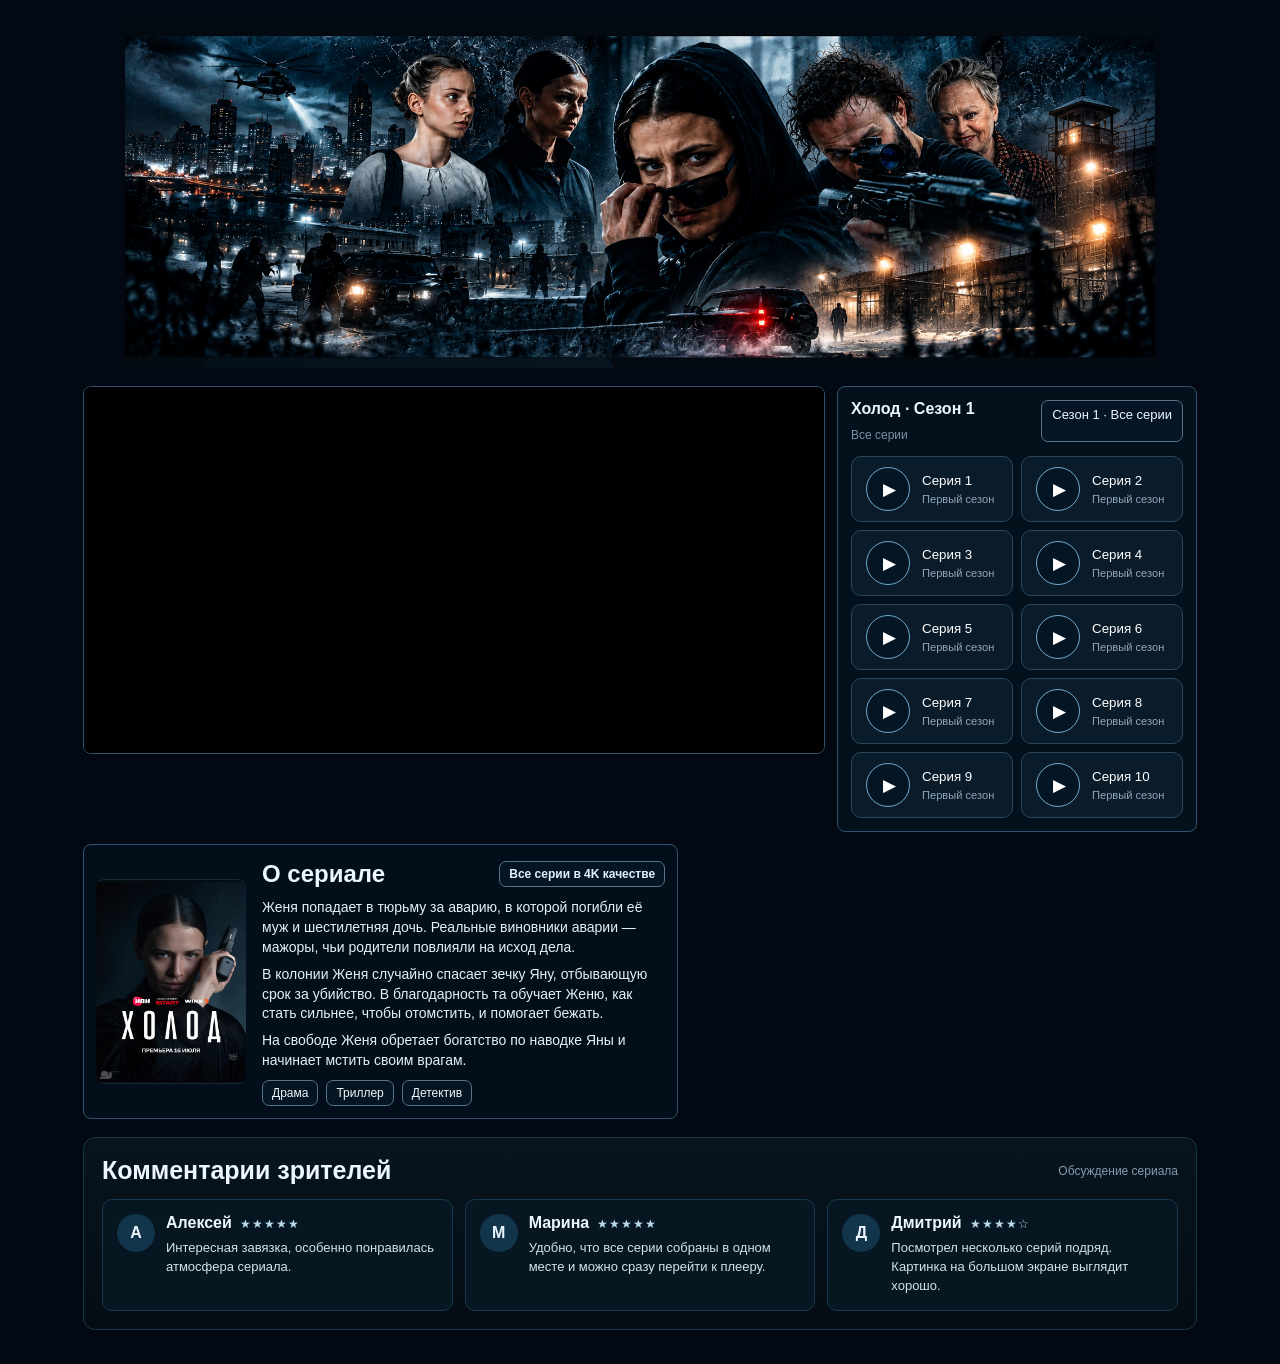
<file: index.html>
<!doctype html>
<html lang="ru">
<head>
<meta charset="utf-8">
<meta name="viewport" content="width=device-width,initial-scale=1">
<title>Холод — 1 сезон, все серии</title>

<style>
*{box-sizing:border-box} body{margin:0;background:#020912;color:#eef7ff;font-family:Arial,Helvetica,sans-serif}
body:before{content:"";position:fixed;inset:0;background:linear-gradient(180deg,rgba(1,8,16,.18),#020912 68%),url("f488b989-e9a9-469d-b0df-71320c2133ba.png") top center/cover no-repeat;z-index:-2}
body:after{content:"";position:fixed;inset:0;background:rgba(0,10,20,.28);backdrop-filter:blur(1px);z-index:-1}
.wrap{width:min(1400px,94%);margin:auto;padding:34px 0 60px}
.hero{min-height:440px;display:flex;align-items:flex-end;padding:34px;border:1px solid #31516c;border-radius:22px;background:linear-gradient(90deg,rgba(0,8,17,.88),rgba(0,8,17,.30),rgba(0,8,17,.05));box-shadow:0 20px 70px #000}
.heroText{max-width:610px}.tags{display:flex;gap:8px;flex-wrap:wrap}.tag,.badge{border:1px solid #57738a;background:#071725cc;border-radius:7px;padding:6px 10px;font-size:13px}
h1{font-size:64px;margin:15px 0 4px;letter-spacing:3px} h2{margin:0 0 8px} p{color:#b8c7d5;line-height:1.55}
.btn{border:0;border-radius:11px;padding:15px 24px;font-weight:800;font-size:16px;cursor:pointer;color:white;background:linear-gradient(#21a9ff,#0074c8);box-shadow:0 8px 30px #008be744}
.grid{display:grid;grid-template-columns:2.2fr 1fr;gap:14px;margin-top:14px}.card{border:1px solid #31516c;border-radius:14px;background:#03111ddd;overflow:hidden}
.player{position:relative;aspect-ratio:16/9;background:#02070c}.playerBg{position:absolute;inset:0;background:radial-gradient(circle at 18% 35%,rgba(40,88,112,.24),transparent 32%),linear-gradient(115deg,#07131d 0%,#03101a 45%,#01070d 100%)}
.lock{position:absolute;inset:0;display:flex;align-items:center;justify-content:center;text-align:center;padding:20px}.lockbox{max-width:500px}.lockIcon{font-size:38px}.price{font-size:44px;font-weight:900;margin:12px}
#vibix{display:none;position:absolute;inset:0;background:#000;padding:0} #vibix ins{display:block;width:100%;height:100%}
.controlsFake{position:absolute;left:18px;right:18px;bottom:14px;height:3px;background:#7aa1ba55;border-radius:4px}
.side{padding:16px}.eps{display:grid;grid-template-columns:1fr 1fr;gap:9px}.ep{padding:14px 10px;border:1px solid #29475d;border-radius:10px;background:#0a1b29;color:#fff;text-align:left}.ep small{display:block;color:#91a7b8;margin-top:5px}
.infoRow{display:grid;grid-template-columns:1fr 1fr;gap:14px;margin-top:14px}.info,.ad{padding:20px}.genres{display:flex;gap:8px;flex-wrap:wrap;margin-top:12px}
.ad{min-height:190px;background:linear-gradient(90deg,#071827dd,#07182788),url("f488b989-e9a9-469d-b0df-71320c2133ba.png") center/cover}
.notice{font-size:12px;color:#7890a4;margin-top:10px}.paid{display:none;padding:12px;background:#073d2a;color:#caffdf;text-align:center;font-weight:bold}
@media(max-width:850px){.grid,.infoRow{grid-template-columns:1fr}.hero{min-height:360px;padding:22px}h1{font-size:46px}.wrap{width:96%}.eps{grid-template-columns:1fr 1fr}}

.ad-live{position:relative;padding:0!important;min-height:190px;display:flex;align-items:center;justify-content:center;background:#020b13!important}
.ad-live .ad-label{position:absolute;z-index:3;top:10px;left:10px;background:rgba(3,17,29,.88)}
.ad-link{display:flex;width:100%;height:100%;min-height:190px;align-items:center;justify-content:center;overflow:hidden}
.ad-img{display:block;width:100%;height:100%;min-height:190px;max-height:320px;object-fit:contain;background:#020b13}
@media(max-width:850px){.ad-link,.ad-img{min-height:160px}.ad-img{max-height:260px}}

</style>
<style>
/* Reference-layout correction */
html,body{background:#020912!important}
body:before,body:after{display:none!important}
.wrap{width:min(1400px,100%)!important;margin:0 auto!important;padding:0 0 42px!important;background:#020912}
.hero{min-height:405px!important;border:0!important;border-radius:0!important;padding:32px 42px!important;align-items:flex-end!important;background:
linear-gradient(90deg,rgba(1,8,16,.30) 0%,rgba(1,8,16,.08) 48%,rgba(1,8,16,.03) 72%),
linear-gradient(0deg,#020912 0%,transparent 30%),
url("f488b989-e9a9-469d-b0df-71320c2133ba.png") center top/cover no-repeat!important;box-shadow:none!important}
.heroText{max-width:500px!important}.hero h1{font-size:76px!important;line-height:.9!important;margin:8px 0 12px!important;text-shadow:0 3px 16px #000}
.hero h2{font-size:24px!important}.hero p{margin:7px 0 14px!important;color:#d6e0e8!important}
.grid{grid-template-columns:2.45fr 1.15fr!important;gap:12px!important;margin:0 42px!important}
.player{height:370px!important;aspect-ratio:auto!important;border-radius:8px!important}
.playerBg{background:linear-gradient(rgba(1,9,17,.28),rgba(1,9,17,.48)),url("f488b989-e9a9-469d-b0df-71320c2133ba.png") center 72%/cover no-repeat!important}
.side{height:370px!important;padding:13px!important;border-radius:8px!important}.eps{gap:8px!important}.ep{height:66px!important;padding:8px!important}
.infoRow{grid-template-columns:1fr 1fr!important;gap:12px!important;margin:12px 42px 0!important}.info,.ad{min-height:190px!important;border-radius:8px!important}
.info{position:relative;padding-left:205px!important}.info:before{content:"";position:absolute;left:14px;top:14px;bottom:14px;width:175px;border-radius:7px;background:url("f488b989-e9a9-469d-b0df-71320c2133ba.png") 68% 28%/cover no-repeat}
.ad-live{min-height:190px!important}.paid{margin:0 42px}
@media(max-width:850px){.wrap{width:100%!important}.hero{padding:24px 18px!important;min-height:360px!important}.grid,.infoRow{margin-left:10px!important;margin-right:10px!important;grid-template-columns:1fr!important}.player,.side{height:auto!important;min-height:340px!important}.info{padding:14px!important;padding-top:200px!important}.info:before{left:14px;right:14px;top:14px;width:auto;height:170px;bottom:auto}.paid{margin:0 10px}}
</style><style>
/* Remove duplicated text/art from the supplied background */
.heroText h1{display:none!important}
.heroText .tags{margin-top:150px!important}
.hero{position:relative;overflow:hidden}
.hero:after{content:"";position:absolute;left:0;top:0;width:47%;height:63%;background:linear-gradient(90deg,rgba(2,9,18,.78),rgba(2,9,18,.46) 72%,transparent);pointer-events:none;z-index:0}
.heroText{position:relative;z-index:1}
/* Player must not reuse the hero/background artwork */
.playerBg{background:radial-gradient(circle at 72% 44%,#173649 0,#0b1e2b 22%,#06131d 50%,#02080d 100%)!important}
.player .hero,.player .heroText{display:none!important}
</style><style>
/* Exact reference composition: use the supplied artwork only once, never layer duplicate copy */
body{overflow-x:hidden}
.wrap{width:min(1536px,100%)!important;padding:0 0 34px!important}
.hero{height:350px!important;min-height:350px!important;padding:0!important;border:0!important;border-radius:0!important;
width:calc(100% - 250px)!important;margin:18px auto 18px!important;
background-color:#020912!important;
background-image:url("f488b989-e9a9-469d-b0df-71320c2133ba.png")!important;
background-position:center center!important;background-size:cover!important;background-repeat:no-repeat!important;box-shadow:none!important}
.heroText{height:100%;max-width:none!important;position:relative!important}
.heroText>*{display:none!important}
.heroText .btn{display:block!important;position:absolute!important;left:84px!important;top:347px!important;width:388px!important;height:52px!important;opacity:0!important;cursor:pointer!important}
.grid{margin:0 83px!important;grid-template-columns:924px 435px!important;gap:12px!important}
.player{height:368px!important;aspect-ratio:auto!important}
.playerBg{background:linear-gradient(rgba(2,8,14,.28),rgba(2,8,14,.42)),url("assets/player.jpg") center/cover no-repeat!important}
.lock{z-index:2}.lockbox{max-width:540px!important}
.side{height:368px!important}
.infoRow{margin:12px 83px 0!important;grid-template-columns:685px 673px!important;gap:12px!important}
.info{min-height:198px!important}.ad-live{min-height:198px!important}
@media(max-width:1200px){.grid,.infoRow{margin-left:3%!important;margin-right:3%!important;grid-template-columns:2fr 1fr!important}.hero{width:88%!important;margin-left:auto!important;margin-right:auto!important;background-position:center center!important;background-size:cover!important}.heroText .btn{left:5.5%!important}}
@media(max-width:850px){.hero{width:calc(100% - 32px)!important;margin-left:auto!important;margin-right:auto!important;height:300px!important;min-height:300px!important;background-position:center center!important}.heroText .btn{top:auto!important;bottom:18px!important;left:5%!important;width:90%!important}.grid,.infoRow{grid-template-columns:1fr!important;margin-left:10px!important;margin-right:10px!important}.player,.side{height:auto!important;min-height:340px!important}}
</style><style id="final-polish">
/* Final launch polish */
.hero:after{display:none!important}
.heroText{background:none!important}
.playerBg{
  background:
    linear-gradient(90deg,rgba(1,8,15,.82) 0%,rgba(1,8,15,.48) 43%,rgba(1,8,15,.16) 100%),
    url("assets/player.jpg") center/cover no-repeat!important
}
.lock{background:transparent!important}
.controlsFake{height:2px!important;background:linear-gradient(90deg,#21a9ff 0 32%,#557181 32% 100%)!important}
.side{background:#03111d!important}
.ep{position:relative!important;overflow:hidden!important;padding:8px 8px 8px 102px!important;height:66px!important}
.ep:before{content:"";position:absolute;left:0;top:0;bottom:0;width:92px;background-image:url("f488b989-e9a9-469d-b0df-71320c2133ba.png");background-size:520px auto;background-repeat:no-repeat;border-right:1px solid #29475d}
.ep:nth-child(1):before{background-position:12% 70%}.ep:nth-child(2):before{background-position:82% 30%}
.ep:nth-child(3):before{background-position:24% 52%}.ep:nth-child(4):before{background-position:70% 65%}
.ep:nth-child(5):before{background-position:42% 74%}.ep:nth-child(6):before{background-position:88% 48%}
.ep:nth-child(7):before{background-position:58% 38%}.ep:nth-child(8):before{background-position:34% 64%}
.info:before{background:url("assets/about-holod.jpg") center 20%/cover no-repeat!important}
.ad-img{object-fit:cover!important;width:100%!important;max-height:none!important}
.ad-link{height:198px!important}
#payStatus{min-height:15px}
@media(min-width:1201px){
  .wrap{max-width:1536px!important}
  .grid{grid-template-columns:minmax(0,2.18fr) minmax(360px,1fr)!important}
  .infoRow{grid-template-columns:1.08fr .92fr!important}
}
</style><style id="episode-play-icons">
/* Episode cards: play icon instead of thumbnails */
.ep{position:relative!important;padding:8px 8px 8px 70px!important;cursor:pointer!important;transition:border-color .18s ease,background .18s ease!important}
.ep:before{
  content:"▶"!important;position:absolute!important;left:14px!important;top:50%!important;
  width:42px!important;height:42px!important;transform:translateY(-50%) scale(1)!important;
  display:flex!important;align-items:center!important;justify-content:center!important;
  border:1px solid #6fa9ce!important;border-radius:50%!important;
  background:rgba(4,22,35,.92)!important;background-image:none!important;
  color:#fff!important;font-size:17px!important;line-height:1!important;
  text-indent:3px!important;box-shadow:0 0 0 rgba(33,169,255,0)!important;
  transition:transform .18s ease,background .18s ease,box-shadow .18s ease,border-color .18s ease!important
}
.ep:hover{background:#0d2638!important;border-color:#4b88ad!important}
.ep:hover:before{transform:translateY(-50%) scale(1.16)!important;background:#159be9!important;border-color:#8fd7ff!important;box-shadow:0 0 20px rgba(33,169,255,.5)!important}
.ep:active:before{transform:translateY(-50%) scale(1.06)!important}
</style><style id="about-series-final">
.aboutSeries{display:grid!important;grid-template-columns:250px minmax(0,1fr)!important;gap:26px!important;align-items:stretch!important;padding:18px!important;min-height:360px!important}
.aboutSeries:before{display:none!important}
.aboutPoster{min-height:324px;border-radius:14px;background:url("assets/about-holod.jpg") center 16%/cover no-repeat;box-shadow:inset 0 0 0 1px rgba(109,168,207,.18)}
.aboutCopy{padding:4px 12px 4px 0;display:flex;flex-direction:column;justify-content:center}
.aboutCopy h2{font-size:30px!important;margin:0 0 18px!important}
.aboutCopy p{font-size:17px!important;line-height:1.55!important;margin:0 0 14px!important;color:#e4f0f8!important}
.aboutCopy .genres{margin-top:6px!important}
.aboutCopy .tag{font-size:15px!important;padding:8px 13px!important}
@media(max-width:850px){.aboutSeries{grid-template-columns:1fr!important}.aboutPoster{min-height:520px;background-size:contain;background-color:#000}.aboutCopy{padding:0 4px 6px}.aboutCopy h2{font-size:25px!important}.aboutCopy p{font-size:15px!important}}
</style><style id="about-series-compact-fix">
/* Return About card close to its original compact footprint */
.infoRow{align-items:stretch!important}
.aboutSeries{display:grid!important;grid-template-columns:165px minmax(0,1fr)!important;gap:16px!important;padding:12px!important;min-height:198px!important;height:auto!important}
.aboutPoster{min-height:174px!important;height:174px!important;border-radius:8px!important;background-position:center 13%!important;background-size:cover!important}
.aboutCopy{padding:0!important;justify-content:flex-start!important}
.aboutCopy h2{font-size:24px!important;margin:3px 0 10px!important}
.aboutCopy p{font-size:14px!important;line-height:1.42!important;margin:0 0 7px!important}
.aboutCopy .genres{margin-top:2px!important}
.aboutCopy .tag{font-size:12px!important;padding:5px 9px!important}
@media(max-width:850px){.aboutSeries{grid-template-columns:120px minmax(0,1fr)!important;gap:12px!important;min-height:190px!important}.aboutPoster{min-height:166px!important;height:166px!important;background-size:cover!important}.aboutCopy h2{font-size:21px!important}.aboutCopy p{font-size:13px!important;line-height:1.35!important}}
</style><style id="about-poster-fit-fix">
/* Fit the supplied portrait poster cleanly without cropping it */
.aboutSeries{grid-template-columns:150px minmax(0,1fr)!important}
.aboutPoster{
  width:150px!important;height:205px!important;min-height:205px!important;
  align-self:center!important;border-radius:8px!important;
  background-color:#000!important;
  background-image:url("assets/about-holod.jpg")!important;
  background-size:contain!important;background-repeat:no-repeat!important;
  background-position:center center!important;
}
@media(max-width:850px){
 .aboutSeries{grid-template-columns:120px minmax(0,1fr)!important}
 .aboutPoster{width:120px!important;height:164px!important;min-height:164px!important;background-size:contain!important}
}
</style><style id="about-poster-fallback">
.aboutPoster{
 background-image:url("f488b989-e9a9-469d-b0df-71320c2133ba.png")!important;
 background-size:cover!important;
 background-position:72% 22%!important;
 background-repeat:no-repeat!important;
}
</style><style id="about-new-image-final">
.aboutPoster{
 background-image:url("assets/about-series.jpg")!important;
 background-size:cover!important;
 background-position:center 18%!important;
 background-repeat:no-repeat!important;
}
</style><style id="ad-banner-fit-fix">
.ad-live{overflow:hidden!important}
.ad-live .ad-link{display:flex!important;width:100%!important;height:100%!important;align-items:center!important;justify-content:center!important;background:#050b10!important}
.ad-live .ad-img{display:block!important;width:100%!important;height:100%!important;object-fit:contain!important;object-position:center center!important}
</style><style id="about-poster-real-img-fix">
.aboutSeries .aboutPoster{
  width:150px!important;
  height:205px!important;
  min-height:205px!important;
  display:block!important;
  align-self:center!important;
  object-fit:cover!important;
  object-position:center 18%!important;
  border-radius:8px!important;
  background:none!important;
  box-shadow:inset 0 0 0 1px rgba(109,168,207,.18)!important;
}
@media(max-width:850px){
  .aboutSeries{grid-template-columns:120px minmax(0,1fr)!important}
  .aboutSeries .aboutPoster{width:120px!important;height:164px!important;min-height:164px!important}
}
</style><style id="about-poster-contain-final">
.aboutSeries .aboutPoster{
  width:150px!important;height:205px!important;min-height:205px!important;
  object-fit:contain!important;object-position:center center!important;
  background:#050d14!important;display:block!important;
}
@media(max-width:850px){
 .aboutSeries .aboutPoster{width:120px!important;height:164px!important;min-height:164px!important}
}
</style><style id="about-player-icon-final">
.aboutSeries .aboutPoster.aboutPlay{width:150px!important;height:205px!important;min-height:205px!important;display:flex!important;align-items:center!important;justify-content:center!important;border:1px solid #315a73!important;border-radius:8px!important;background:#06131d!important;cursor:pointer!important;padding:0!important}
.aboutSeries .aboutPlay span{width:64px;height:64px;border-radius:50%;display:flex;align-items:center;justify-content:center;border:1px solid #6fa9ce;background:#071c2a;color:#fff;font-size:25px;text-indent:4px;transition:transform .18s ease,background .18s ease,box-shadow .18s ease,border-color .18s ease}
.aboutSeries .aboutPlay:hover span{transform:scale(1.16);background:#159be9;border-color:#8fd7ff;box-shadow:0 0 22px rgba(33,169,255,.5)}
@media(max-width:850px){.aboutSeries .aboutPoster.aboutPlay{width:120px!important;height:164px!important;min-height:164px!important}}
</style><style id="about-quality-final">
.aboutHeading{display:flex;align-items:center;justify-content:space-between;gap:14px;margin:3px 0 10px}.aboutHeading h2{margin:0!important}.aboutQuality{display:inline-flex;width:max-content;margin:0;padding:5px 9px;border:1px solid #57738a;border-radius:7px;background:#071725cc;color:#dff3ff;font-size:12px;font-weight:700;white-space:nowrap}
</style><style id="cta-hover-pop-final">
.heroText .btn,.lock .btn{
 transition:transform .18s ease,box-shadow .18s ease,filter .18s ease!important;
 transform-origin:center!important;
}
.heroText .btn:hover,.lock .btn:hover{
 transform:translateY(-2px) scale(1.055)!important;
 box-shadow:0 10px 28px rgba(33,169,255,.42)!important;
 filter:brightness(1.08)!important;
}
.heroText .btn:active,.lock .btn:active{
 transform:translateY(0) scale(1.02)!important;
}
</style><style id="episodes-10-visible-final">
.side{height:auto!important;min-height:368px!important;max-height:none!important;overflow:visible!important}
.episodes{max-height:none!important;height:auto!important;overflow:visible!important;padding-bottom:10px!important}
</style><style id="final-functional-polish">
/* Real visible hero CTA */
.heroText .btn{
 display:flex!important;align-items:center!important;justify-content:center!important;
 position:absolute!important;left:84px!important;top:347px!important;
 width:388px!important;height:52px!important;opacity:1!important;
 border:1px solid rgba(143,215,255,.7)!important;border-radius:8px!important;
 background:linear-gradient(180deg,#20b4ff,#078bd7)!important;
 color:#fff!important;font-weight:800!important;font-size:16px!important;
 text-decoration:none!important;cursor:pointer!important;z-index:5!important;
 box-shadow:0 7px 20px rgba(20,156,232,.28)!important;
 transition:transform .18s ease,box-shadow .18s ease,filter .18s ease!important;
}
.heroText .btn:hover{
 transform:translateY(-3px) scale(1.055)!important;
 box-shadow:0 13px 32px rgba(33,169,255,.5)!important;
 filter:brightness(1.1)!important;
}
.heroText .btn:active{transform:translateY(0) scale(1.02)!important}

/* Keep all ten episodes visible */
.side,.episodes{max-height:none!important;height:auto!important;overflow:visible!important}

/* Mobile */
@media(max-width:850px){
 .wrap{width:100%!important;padding-bottom:22px!important}
 .hero{height:300px!important;min-height:300px!important;background-size:auto 300px!important;background-position:center top!important}
 .heroText .btn{left:50%!important;top:auto!important;bottom:14px!important;width:min(88vw,388px)!important;height:48px!important;transform:translateX(-50%)!important}
 .heroText .btn:hover{transform:translateX(-50%) translateY(-2px) scale(1.03)!important}
 .grid{margin:0 12px!important;grid-template-columns:1fr!important;gap:12px!important}
 .episodes{grid-template-columns:1fr 1fr!important}
 .infoRow{margin-left:12px!important;margin-right:12px!important;grid-template-columns:1fr!important}
 .player{min-height:360px!important}
}
@media(max-width:520px){
 .hero{height:260px!important;min-height:260px!important;background-size:auto 260px!important}
 .episodes{grid-template-columns:1fr!important}
 .player{min-height:320px!important}
 .aboutSeries{grid-template-columns:96px minmax(0,1fr)!important}
 .aboutSeries .aboutPoster.aboutPlay{width:96px!important;height:132px!important;min-height:132px!important}
 .aboutCopy h2{font-size:21px!important}
 .aboutCopy p{font-size:13px!important}
}
</style><style id="temporary-vibix-review-open">
/* TEMPORARY: player paywall hidden while Vibix support reviews the site. Restore by removing this style and the temporary script below. */
#lock,#fakebar,#paid{display:none!important}
#vibix{display:block!important}
#access{display:inline-flex!important}
</style><style id="temporary-hide-hero-price-cta">
/* TEMPORARY: hide hero 50 ₽ CTA while Vibix support reviews the site. */
.heroText .btn{display:none!important;pointer-events:none!important}
</style><style id="temporary-cover-hero-price-art">
/* TEMPORARY: cover the CTA text baked into the hero artwork during Vibix review. */
.hero:before{
 content:""!important;display:block!important;position:absolute!important;
 left:78px!important;top:340px!important;width:410px!important;height:66px!important;
 z-index:4!important;border-radius:10px!important;
 background:linear-gradient(90deg,rgba(5,16,25,.98),rgba(7,21,32,.98))!important;
 box-shadow:none!important;pointer-events:none!important;
}
@media(max-width:850px){.hero:before{display:none!important}}
</style><style id="viewer-comments">
.viewerComments{margin:18px 83px 0;padding:18px;border:1px solid #17364b;border-radius:12px;background:linear-gradient(180deg,#07141e,#050d14)}
.commentsHead{display:flex;align-items:center;justify-content:space-between;gap:15px}.commentsHead h2{margin:0;font-size:25px}.commentsHead span,.commentNote{color:#829cac;font-size:12px}.commentNote{margin-top:5px}
.commentsGrid{display:grid;grid-template-columns:repeat(3,1fr);gap:12px;margin-top:14px}.comment{display:flex;gap:11px;padding:14px;border:1px solid #17394f;border-radius:10px;background:#071722}.avatar{width:38px;height:38px;min-width:38px;border-radius:50%;display:flex;align-items:center;justify-content:center;background:#12354b;font-weight:800}.comment b{display:inline-block;margin-right:8px}.comment span{font-size:12px;color:#b9d9ec;letter-spacing:1px}.comment p{margin:7px 0 0;color:#d4e2eb;font-size:13px;line-height:1.45}
@media(max-width:850px){.viewerComments{margin:14px 16px 0}.commentsGrid{grid-template-columns:1fr}.commentsHead{align-items:flex-start;flex-direction:column;gap:3px}}
</style><style id="mobile-pages-fix">
@media(max-width:850px){
  #vibix{display:block!important;position:absolute!important;inset:0!important;width:100%!important;height:100%!important;min-height:0!important;overflow:hidden!important}
  #vibix ins{display:block!important;width:100%!important;height:100%!important;min-height:100%!important}
  .player{height:auto!important;min-height:0!important;aspect-ratio:16/9!important}
  .aboutSeries{grid-template-columns:100px minmax(0,1fr)!important;gap:12px!important;align-items:start!important;padding:12px!important}
  .aboutSeries .aboutPoster{width:100px!important;height:137px!important;min-height:137px!important;align-self:start!important}
  .aboutCopy{min-width:0!important;padding:0!important;overflow:visible!important}
  .aboutHeading{display:block!important;margin:0 0 9px!important}
  .aboutHeading h2{font-size:21px!important;margin:0 0 7px!important}
  .aboutQuality{display:inline-flex!important;width:auto!important;max-width:100%!important;white-space:normal!important;font-size:11px!important;line-height:1.25!important;padding:4px 7px!important}
  .aboutCopy p{font-size:13px!important;line-height:1.4!important;margin:0 0 8px!important;overflow-wrap:anywhere!important}
}
@media(max-width:520px){
  .aboutSeries{grid-template-columns:86px minmax(0,1fr)!important;gap:10px!important}
  .aboutSeries .aboutPoster{width:86px!important;height:118px!important;min-height:118px!important}
  .aboutHeading h2{font-size:20px!important}
}
</style><style id="mobile-vibix-full-fit">
/* Mobile VBIX: compact, clickable player. */
@media(max-width:850px){
  .player{
    position:relative!important;width:100%!important;
    height:300px!important;min-height:300px!important;
    aspect-ratio:auto!important;overflow:visible!important;background:#000!important;
  }
  .playerBg{display:none!important}
  #vibix{
    position:absolute!important;inset:0!important;z-index:20!important;
    display:block!important;width:100%!important;height:300px!important;
    min-height:300px!important;overflow:visible!important;background:#000!important;
    pointer-events:auto!important;touch-action:manipulation!important;
  }
  #vibix ins{
    display:block!important;position:relative!important;z-index:21!important;
    width:100%!important;height:300px!important;min-height:300px!important;
    margin:0!important;padding:0!important;pointer-events:auto!important;
  }
  #vibix iframe{
    position:absolute!important;inset:0!important;z-index:22!important;
    width:100%!important;height:300px!important;min-height:300px!important;
    border:0!important;display:block!important;pointer-events:auto!important;
  }
  #lock,#fakebar{display:none!important;pointer-events:none!important}
}
@media(max-width:520px){
  .player,#vibix,#vibix ins,#vibix iframe{height:280px!important;min-height:280px!important}
}
</style></head>
<body>
<main class="wrap">
<section class="hero">
  <div class="heroText">
    <div class="tags"><span class="tag">2026</span><span class="tag">Сериал</span><span class="tag">1 сезон</span><span class="tag">4K</span></div>
    <h1>ХОЛОД</h1>
    <h2>Первый сезон · Все серии</h2>
    <p>Остросюжетный сериал о расследовании, предательстве и борьбе за правду. Закрытый мир, опасные связи и тайны, которые постепенно меняют жизнь героев.</p>
    <button class="btn" onclick="goPlayer()">▶ Смотреть первый сезон за 50 ₽</button>
  </div>
</section>

<div class="grid">
  <section class="card player" id="player">
    <div class="playerBg"></div>
    <div class="lock" id="lock">
      <div class="lockbox">
        <div class="lockIcon">🔒</div><div class="notice">ХОЛОД · 1 СЕЗОН</div>
        <h2>Все серии сезона</h2>
        <p>Единоразовая оплата открывает доступ к просмотру первого сезона.</p>
        <div class="price">50 ₽</div>
        <button class="btn" onclick="startPayment()">Оплатить первый сезон</button>
        <div class="notice" id="payStatus">Оплата через ЮMoney · доступ ко всему первому сезону</div>
      </div>
    </div>
    <div id="vibix">
      <ins data-publisher-id="675043047" data-type="series" data-id="9089" data-design="1" data-color1="#56CEAA" data-color2="#FFFFFF" data-color3="#AEC7BC" data-color4="#42BD88" data-color5="#000000"></ins>
    </div>
    <div class="controlsFake" id="fakebar"></div>
  </section>

  <aside class="card side">
    <div style="display:flex;justify-content:space-between;gap:10px"><div><b>Холод · Сезон 1</b><div class="notice">Все серии</div></div><span class="badge" id="access">🔒 Требуется доступ</span></div>
    <div class="eps" style="margin-top:14px">
      <button class="ep" type="button" onclick="goPlayer()" aria-label="Перейти к плееру, серия 1">Серия 1<small>Первый сезон</small></button><button class="ep" type="button" onclick="goPlayer()" aria-label="Перейти к плееру, серия 2">Серия 2<small>Первый сезон</small></button>
      <button class="ep" type="button" onclick="goPlayer()" aria-label="Перейти к плееру, серия 3">Серия 3<small>Первый сезон</small></button><button class="ep" type="button" onclick="goPlayer()" aria-label="Перейти к плееру, серия 4">Серия 4<small>Первый сезон</small></button>
      <button class="ep" type="button" onclick="goPlayer()" aria-label="Перейти к плееру, серия 5">Серия 5<small>Первый сезон</small></button><button class="ep" type="button" onclick="goPlayer()" aria-label="Перейти к плееру, серия 6">Серия 6<small>Первый сезон</small></button>
      <button class="ep" type="button" onclick="goPlayer()" aria-label="Перейти к плееру, серия 7">Серия 7<small>Первый сезон</small></button><button class="ep" type="button" onclick="goPlayer()" aria-label="Перейти к плееру, серия 8">Серия 8<small>Первый сезон</small></button>
<button class="ep" type="button" onclick="goPlayer()" aria-label="Перейти к плееру, серия 9">Серия 9<small>Первый сезон</small></button>
<button class="ep" type="button" onclick="goPlayer()" aria-label="Перейти к плееру, серия 10">Серия 10<small>Первый сезон</small></button>
    </div>
  </aside>
</div>

<div class="paid" id="paid">✓ Оплата подтверждена — первый сезон разблокирован</div>

<div class="infoRow">
  <section class="card info aboutSeries">
    <img class="aboutPoster" src="poster142047_1.webp" alt="Холод — постер сериала">
    <div class="aboutCopy">
      <div class="aboutHeading"><h2>О сериале</h2><div class="aboutQuality">Все серии в 4K качестве</div></div>
      <p>Женя попадает в тюрьму за аварию, в которой погибли её муж и шестилетняя дочь. Реальные виновники аварии — мажоры, чьи родители повлияли на исход дела.</p>
      <p>В колонии Женя случайно спасает зечку Яну, отбывающую срок за убийство. В благодарность та обучает Женю, как стать сильнее, чтобы отомстить, и помогает бежать.</p>
      <p>На свободе Женя обретает богатство по наводке Яны и начинает мстить своим врагам.</p>
      <div class="genres"><span class="tag">Драма</span><span class="tag">Триллер</span><span class="tag">Детектив</span></div>
    </div>
  </section>
  <!-- Рекламный блок временно удалён. Вернём после проверки VBIX. -->
</div>


<section class="viewerComments">
  <div class="commentsHead"><h2>Комментарии зрителей</h2><span>Обсуждение сериала</span></div>
  
  <div class="commentsGrid">
    <article class="comment"><div class="avatar">А</div><div><b>Алексей</b><span>★★★★★</span><p>Интересная завязка, особенно понравилась атмосфера сериала.</p></div></article>
    <article class="comment"><div class="avatar">М</div><div><b>Марина</b><span>★★★★★</span><p>Удобно, что все серии собраны в одном месте и можно сразу перейти к плееру.</p></div></article>
    <article class="comment"><div class="avatar">Д</div><div><b>Дмитрий</b><span>★★★★☆</span><p>Посмотрел несколько серий подряд. Картинка на большом экране выглядит хорошо.</p></div></article>
  </div>
</section>
</main>
<script>
const PAYMENT_API = "https://holod-payment.angel202490.workers.dev";

function goPlayer(){
  const player = document.getElementById('player');
  if(!player) return;
  player.scrollIntoView({behavior:'smooth',block:'center'});
  player.setAttribute('tabindex','-1');
  setTimeout(()=>player.focus({preventScroll:true}),450);
}
function goPay(){ goPlayer(); }

async function startPayment(){
  const status = document.getElementById('payStatus');
  status.textContent = 'Создаём заказ…';
  try {
    const response = await fetch(PAYMENT_API + '/create-order', {method:'POST'});
    if(!response.ok) throw new Error('create-order');
    const data = await response.json();
    localStorage.setItem('holodOrder', data.label);

    const form = document.createElement('form');
    form.method = 'POST';
    form.action = data.paymentUrl;
    for (const [name, value] of Object.entries(data.paymentFields)) {
      const input = document.createElement('input');
      input.type = 'hidden'; input.name = name; input.value = value;
      form.appendChild(input);
    }
    document.body.appendChild(form);
    form.submit();
  } catch (e) {
    status.textContent = 'Не удалось открыть оплату. Попробуйте ещё раз.';
  }
}

function unlockSeason(){
  document.getElementById('lock').style.display='none';
  document.getElementById('fakebar').style.display='none';
  document.getElementById('vibix').style.display='block';
  document.getElementById('access').textContent='✓ Сезон доступен';
  document.getElementById('paid').style.display='block';
  setTimeout(()=>window.dispatchEvent(new Event('resize')),250);
}

async function checkPayment(){
  const params = new URLSearchParams(location.search);
  const order = params.get('order') || localStorage.getItem('holodOrder');
  if(!order) return;
  const status = document.getElementById('payStatus');
  if(params.get('payment') === 'success') status.textContent = 'Проверяем оплату…';
  try {
    const response = await fetch(PAYMENT_API + '/check-access?order=' + encodeURIComponent(order));
    const data = await response.json();
    if(data.paid){
      localStorage.setItem('holodPaidOrder', order);
      unlockSeason();
      status.textContent = 'Оплата подтверждена';
      history.replaceState({}, '', location.pathname);
      return;
    }
    if(params.get('payment') === 'success'){
      status.textContent = 'Платёж обрабатывается. Проверяем ещё несколько секунд…';
      let tries = 0;
      const timer = setInterval(async()=>{
        tries++;
        try {
          const r = await fetch(PAYMENT_API + '/check-access?order=' + encodeURIComponent(order));
          const d = await r.json();
          if(d.paid){ clearInterval(timer); localStorage.setItem('holodPaidOrder', order); unlockSeason(); status.textContent='Оплата подтверждена'; history.replaceState({}, '', location.pathname); }
          else if(tries >= 10){ clearInterval(timer); status.textContent='Платёж пока не подтверждён. Обновите страницу через минуту.'; }
        } catch(e){}
      }, 3000);
    }
  } catch(e) {
    if(params.get('payment') === 'success') status.textContent='Не удалось проверить оплату. Обновите страницу.';
  }
}

/* TEMPORARY: open player for Vibix support review */
unlockSeason();
document.getElementById("paid").style.display="none";
document.getElementById("access").textContent="Сезон 1 · Все серии";
// checkPayment();
</script>
<!-- Cloudflare Worker deployment trigger -->
<script id="vibix-sdk-loader">
(function(){
  const sources=[
    "https://graphicslab.io/sdk/v2/rendex-sdk.min.js",
    "https://alt.graphicslab.io/sdk/v2/rendex-sdk.min.js"
  ];
  let i=0;
  function loadNext(){
    if(i>=sources.length) return;
    const s=document.createElement("script");
    s.src=sources[i++];
    s.async=false;
    s.onload=function(){
      setTimeout(function(){
        window.dispatchEvent(new Event("resize"));
        window.dispatchEvent(new Event("load"));
      },250);
    };
    s.onerror=loadNext;
    document.head.appendChild(s);
  }
  if(document.readyState==="loading") document.addEventListener("DOMContentLoaded",loadNext);
  else loadNext();
})();
</script>
</body>
</html>
</file>
